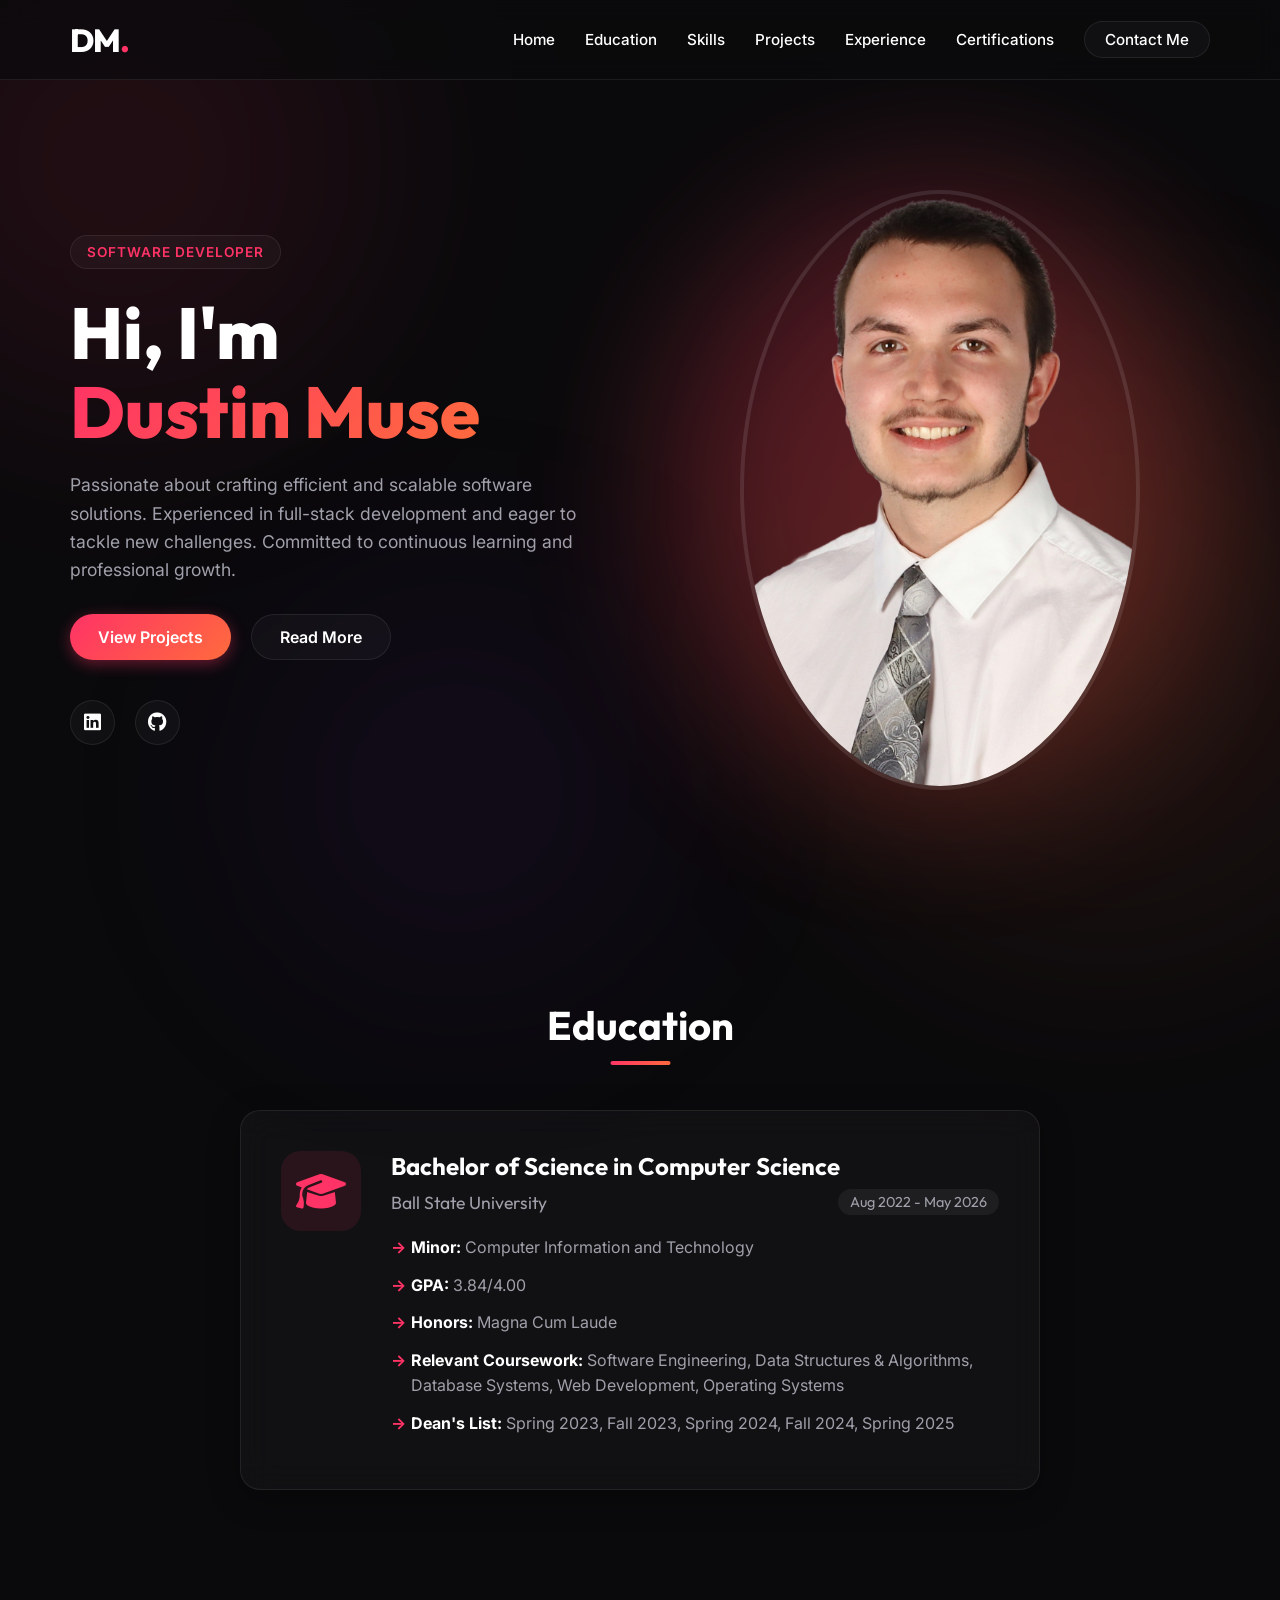
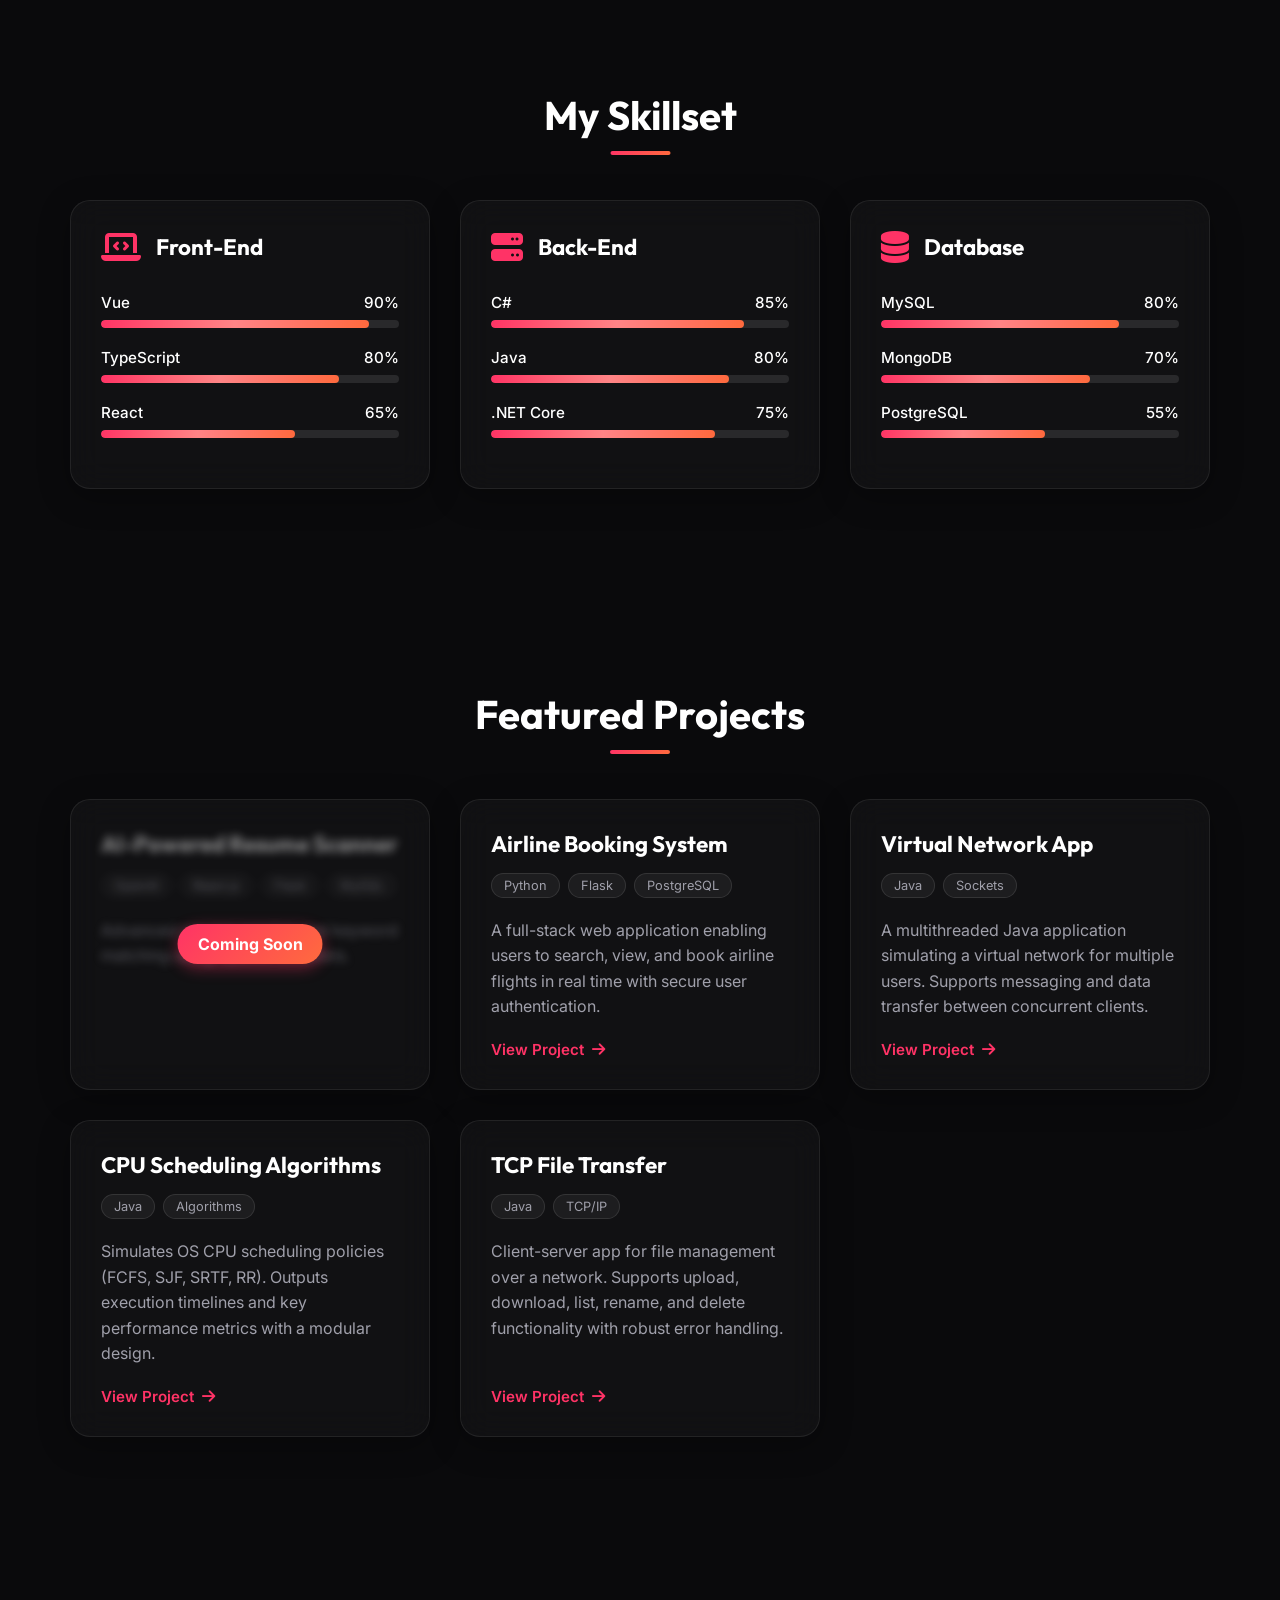
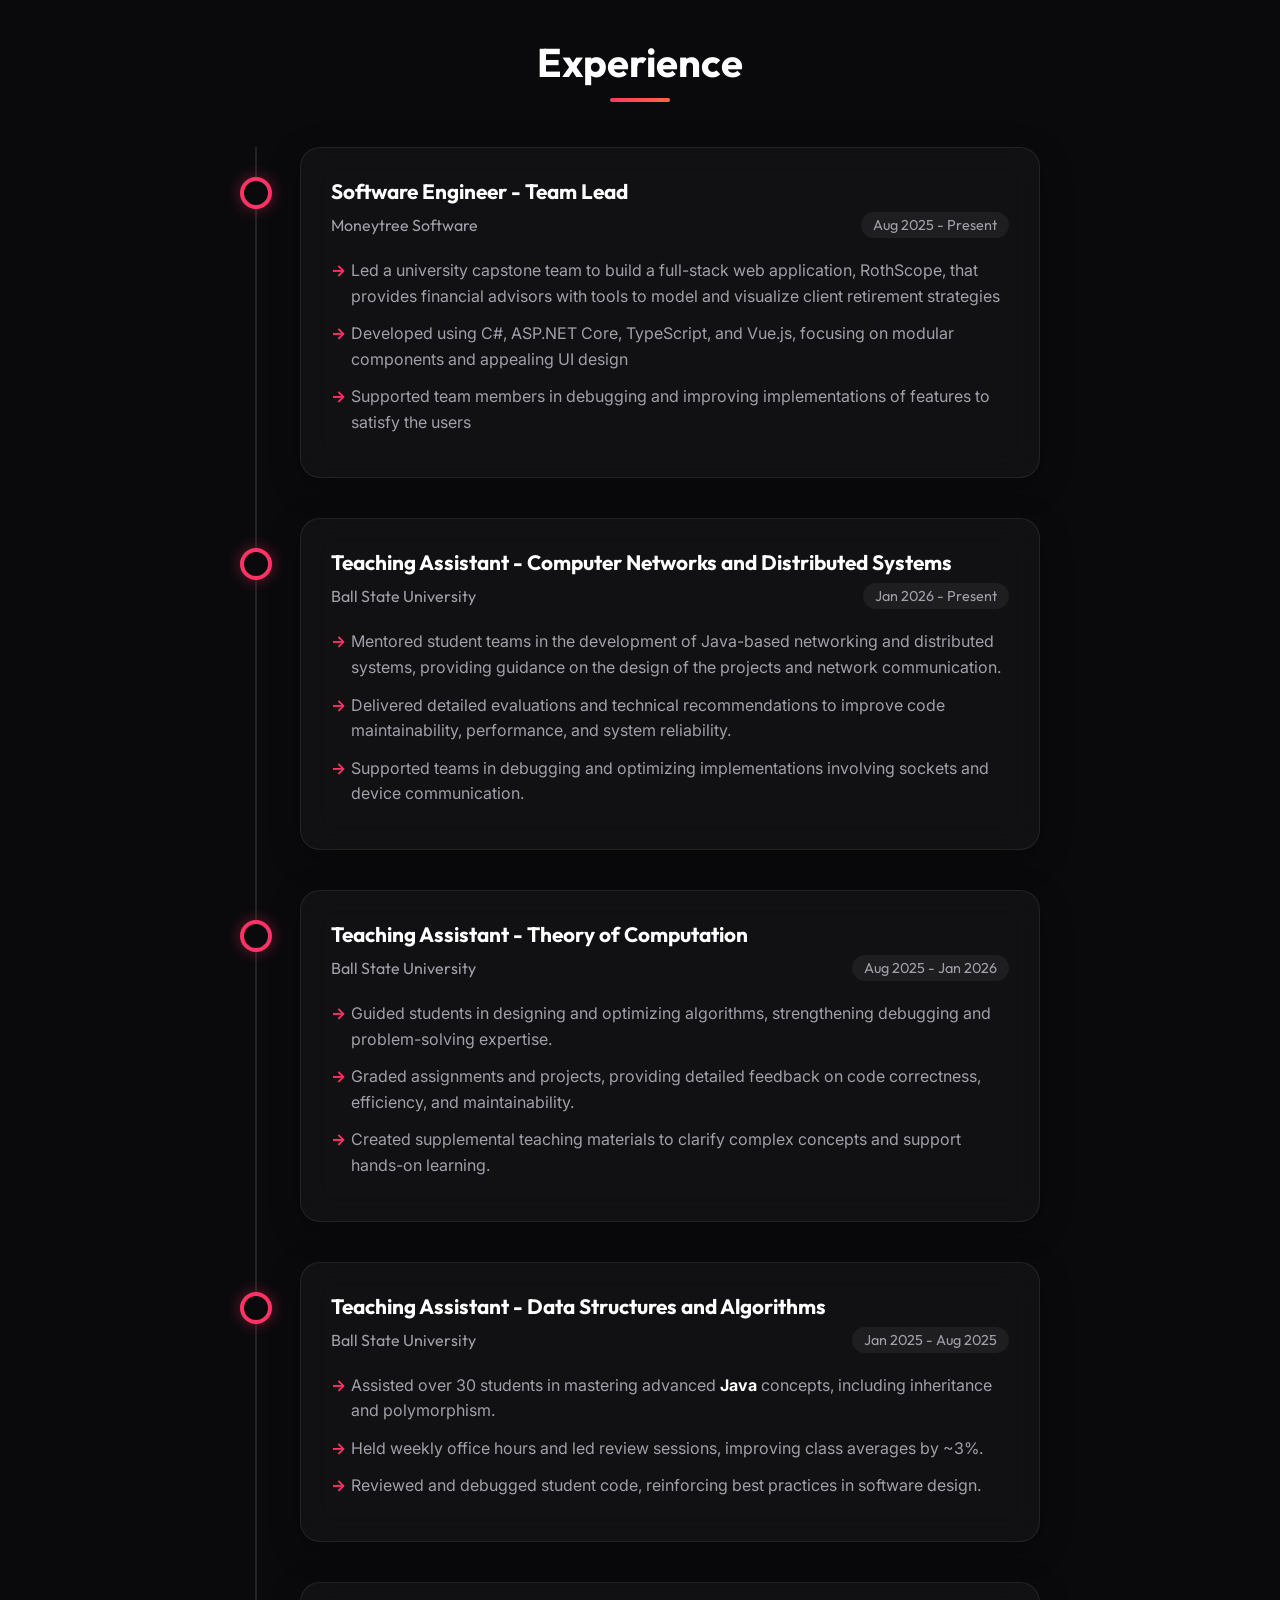
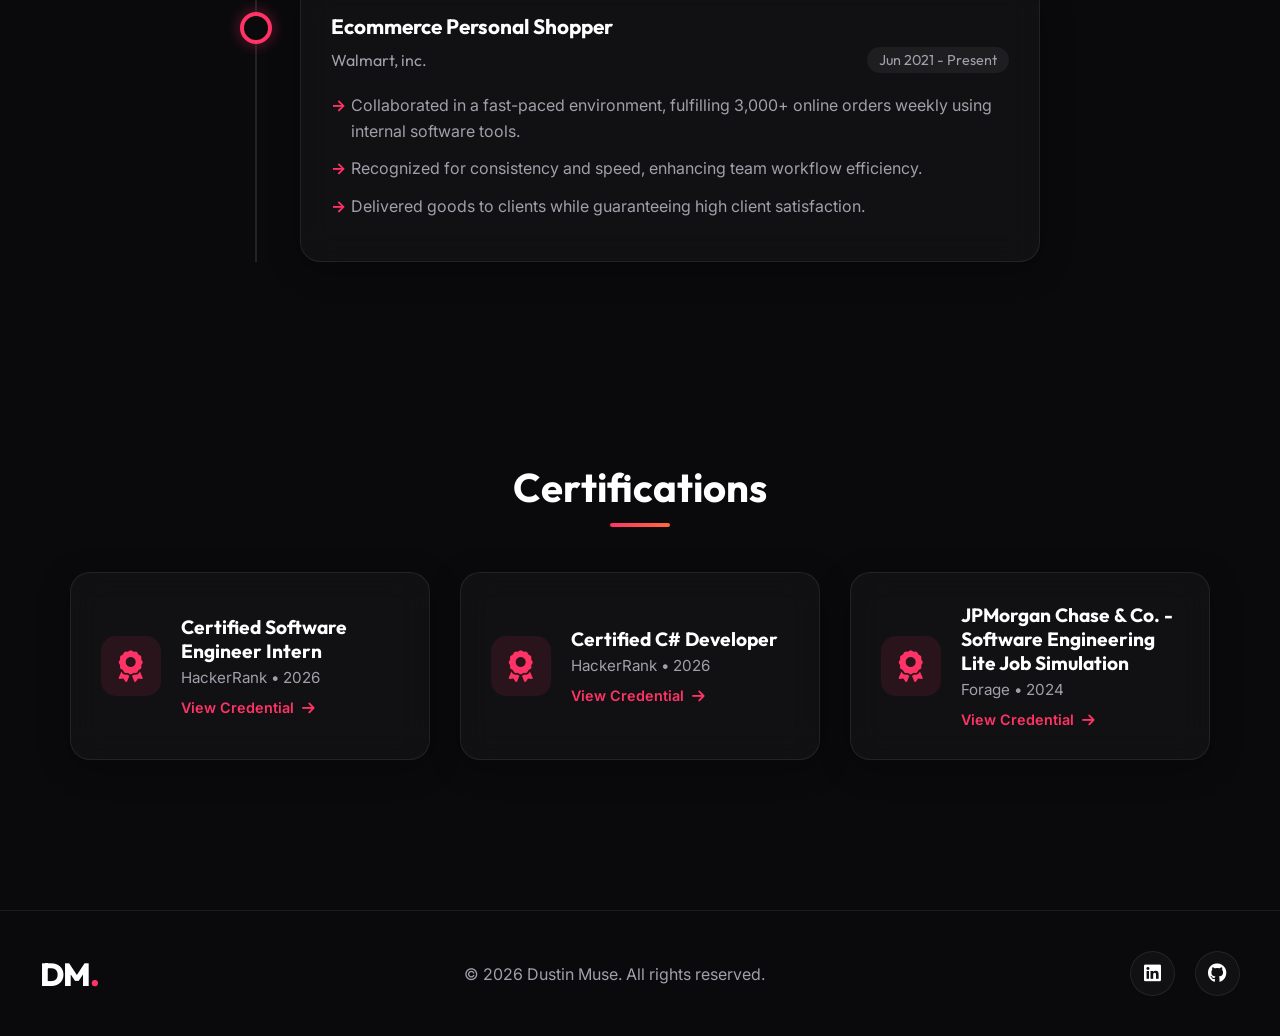
<file: index.html>
<!doctype html>
<html lang="en">
  <head>
    <meta charset="UTF-8" />
    <meta name="viewport" content="width=device-width, initial-scale=1.0" />
    <meta
      name="description"
      content="Dustin Muse - Software Developer Portfolio. Discover my projects, skills, and experience in full-stack development."
    />
    <title>Dustin Muse | Software Developer</title>
    <link rel="stylesheet" href="style.css" />
    <link rel="preconnect" href="https://fonts.googleapis.com" />
    <link rel="preconnect" href="https://fonts.gstatic.com" crossorigin />
    <link
      href="https://fonts.googleapis.com/css2?family=Inter:wght@300;400;500;600&family=Outfit:wght@300;400;600;800&display=swap"
      rel="stylesheet"
    />
    <link
      rel="stylesheet"
      href="https://cdnjs.cloudflare.com/ajax/libs/font-awesome/6.5.0/css/all.min.css"
    />
  </head>
  <body>
    <!-- Abstract Background Elements -->
    <div class="bg-shape shape1"></div>
    <div class="bg-shape shape2"></div>
    <div class="bg-shape shape3"></div>

    <nav class="navbar">
      <div class="nav-content">
        <a href="#home" class="logo">DM<span>.</span></a>
        <div class="nav-links">
          <a href="#home" class="nav-btn">Home</a>
          <a href="#education-section" class="nav-btn">Education</a>
          <a href="#skill-section" class="nav-btn">Skills</a>
          <a href="#project-section" class="nav-btn">Projects</a>
          <a href="#experience-section" class="nav-btn">Experience</a>
          <a href="#certification-section" class="nav-btn">Certifications</a>
          <a href="contact_me.html" class="nav-btn btn-highlight">Contact Me</a>
        </div>
      </div>
    </nav>

    <header id="home" class="hero-section reveal">
      <div class="hero-content">
        <div class="badge">Software Developer</div>
        <h1 class="hero-title">Hi, I'm <br /><span class="gradient-text">Dustin Muse</span></h1>
        <p class="hero-desc">
          Passionate about crafting efficient and scalable software solutions. Experienced in
          full-stack development and eager to tackle new challenges. Committed to continuous
          learning and professional growth.
        </p>
        <div class="hero-actions">
          <a href="#project-section" class="btn btn-primary">View Projects</a>
          <a href="#education-section" class="btn btn-secondary">Read More</a>
        </div>
        <div class="social-links">
          <a href="https://www.linkedin.com/in/dustin-muse/" target="_blank" aria-label="LinkedIn">
            <i class="fab fa-linkedin"></i>
          </a>
          <a href="https://github.com/Dustinmuse" target="_blank" aria-label="GitHub">
            <i class="fab fa-github"></i>
          </a>
        </div>
      </div>
      <div class="hero-image-wrapper">
        <div class="image-glow"></div>
        <img
          src="images/Professional_photo_with_no_background.png"
          alt="Dustin Muse Profile Picture"
          class="hero-img"
          onerror="this.src = 'https://via.placeholder.com/400x400?text=Dustin+Muse'"
        />
      </div>
    </header>

    <main>
      <section id="education-section" class="section reveal">
        <h2 class="section-title">Education</h2>
        <div class="education-card glass-card">
          <div class="card-icon"><i class="fas fa-graduation-cap"></i></div>
          <div class="card-content">
            <h3>Bachelor of Science in Computer Science</h3>
            <h4>Ball State University <span class="date-badge">Aug 2022 - May 2026</span></h4>
            <ul class="styled-list">
              <li><strong>Minor:</strong> Computer Information and Technology</li>
              <li><strong>GPA:</strong> 3.84/4.00</li>
              <li><strong>Honors:</strong> Magna Cum Laude</li>
              <li>
                <strong>Relevant Coursework:</strong> Software Engineering, Data Structures &
                Algorithms, Database Systems, Web Development, Operating Systems
              </li>
              <li>
                <strong>Dean's List:</strong> Spring 2023, Fall 2023, Spring 2024, Fall 2024, Spring
                2025
              </li>
            </ul>
          </div>
        </div>
      </section>

      <section id="skill-section" class="section reveal">
        <h2 class="section-title">My Skillset</h2>
        <div class="skills-wrapper">
          <div class="skill-card glass-card">
            <div class="skill-header">
              <i class="fas fa-laptop-code"></i>
              <h3>Front-End</h3>
            </div>
            <div class="skill-bars">
              <div class="skill">
                <div class="skill-info"><span>Vue</span><span>90%</span></div>
                <div class="progress-bar"><div class="progress" style="width: 90%"></div></div>
              </div>
              <div class="skill">
                <div class="skill-info"><span>TypeScript</span><span>80%</span></div>
                <div class="progress-bar"><div class="progress" style="width: 80%"></div></div>
              </div>
              <div class="skill">
                <div class="skill-info"><span>React</span><span>65%</span></div>
                <div class="progress-bar"><div class="progress" style="width: 65%"></div></div>
              </div>
            </div>
          </div>

          <div class="skill-card glass-card">
            <div class="skill-header">
              <i class="fas fa-server"></i>
              <h3>Back-End</h3>
            </div>
            <div class="skill-bars">
              <div class="skill">
                <div class="skill-info"><span>C#</span><span>85%</span></div>
                <div class="progress-bar"><div class="progress" style="width: 85%"></div></div>
              </div>
              <div class="skill">
                <div class="skill-info"><span>Java</span><span>80%</span></div>
                <div class="progress-bar"><div class="progress" style="width: 80%"></div></div>
              </div>
              <div class="skill">
                <div class="skill-info"><span>.NET Core</span><span>75%</span></div>
                <div class="progress-bar"><div class="progress" style="width: 75%"></div></div>
              </div>
            </div>
          </div>

          <div class="skill-card glass-card">
            <div class="skill-header">
              <i class="fas fa-database"></i>
              <h3>Database</h3>
            </div>
            <div class="skill-bars">
              <div class="skill">
                <div class="skill-info"><span>MySQL</span><span>80%</span></div>
                <div class="progress-bar"><div class="progress" style="width: 80%"></div></div>
              </div>
              <div class="skill">
                <div class="skill-info"><span>MongoDB</span><span>70%</span></div>
                <div class="progress-bar"><div class="progress" style="width: 70%"></div></div>
              </div>
              <div class="skill">
                <div class="skill-info"><span>PostgreSQL</span><span>55%</span></div>
                <div class="progress-bar"><div class="progress" style="width: 55%"></div></div>
              </div>
            </div>
          </div>
        </div>
      </section>

      <section id="project-section" class="section reveal">
        <h2 class="section-title">Featured Projects</h2>
        <div class="projects-container">
          <div class="project-card glass-card blur-card">
            <div class="blur-overlay">
              <div class="project-content">
                <h3>AI-Powered Resume Scanner</h3>
                <div class="tech-stack">
                  <span class="tech-tag">OpenAI</span>
                  <span class="tech-tag">React.js</span>
                  <span class="tech-tag">Flask</span>
                  <span class="tech-tag">MySQL</span>
                </div>
                <p>Advanced resume parsing and keyword matching using OpenAI's models.</p>
              </div>
            </div>
            <div class="coming-soon-badge">Coming Soon</div>
          </div>

          <div class="project-card glass-card">
            <div class="project-content">
              <h3>Airline Booking System</h3>
              <div class="tech-stack">
                <span class="tech-tag">Python</span>
                <span class="tech-tag">Flask</span>
                <span class="tech-tag">PostgreSQL</span>
              </div>
              <p>
                A full-stack web application enabling users to search, view, and book airline
                flights in real time with secure user authentication.
              </p>
            </div>
            <a
              href="https://github.com/Dustinmuse/airline_booking_system"
              target="_blank"
              class="project-link"
            >
              View Project <i class="fas fa-arrow-right"></i>
            </a>
          </div>

          <div class="project-card glass-card">
            <div class="project-content">
              <h3>Virtual Network App</h3>
              <div class="tech-stack">
                <span class="tech-tag">Java</span>
                <span class="tech-tag">Sockets</span>
              </div>
              <p>
                A multithreaded Java application simulating a virtual network for multiple users.
                Supports messaging and data transfer between concurrent clients.
              </p>
            </div>
            <a href="https://github.com/maxtharp/VirtualLAN" target="_blank" class="project-link">
              View Project <i class="fas fa-arrow-right"></i>
            </a>
          </div>

          <div class="project-card glass-card">
            <div class="project-content">
              <h3>CPU Scheduling Algorithms</h3>
              <div class="tech-stack">
                <span class="tech-tag">Java</span>
                <span class="tech-tag">Algorithms</span>
              </div>
              <p>
                Simulates OS CPU scheduling policies (FCFS, SJF, SRTF, RR). Outputs execution
                timelines and key performance metrics with a modular design.
              </p>
            </div>
            <a
              href="https://github.com/Dustinmuse/CS_419_Project_1"
              target="_blank"
              class="project-link"
            >
              View Project <i class="fas fa-arrow-right"></i>
            </a>
          </div>

          <div class="project-card glass-card">
            <div class="project-content">
              <h3>TCP File Transfer</h3>
              <div class="tech-stack">
                <span class="tech-tag">Java</span>
                <span class="tech-tag">TCP/IP</span>
              </div>
              <p>
                Client-server app for file management over a network. Supports upload, download,
                list, rename, and delete functionality with robust error handling.
              </p>
            </div>
            <a
              href="https://github.com/Dustinmuse/CS_316/tree/main/src/project_3"
              target="_blank"
              class="project-link"
            >
              View Project <i class="fas fa-arrow-right"></i>
            </a>
          </div>
        </div>
      </section>

      <section id="experience-section" class="section reveal">
        <h2 class="section-title">Experience</h2>
        <div class="timeline">
          <div class="timeline-item">
            <div class="timeline-dot"></div>
            <div class="timeline-content glass-card">
              <h3>Software Engineer - Team Lead</h3>
              <h4>Moneytree Software <span class="date-badge">Aug 2025 - Present</span></h4>
              <ul class="styled-list">
                <li>
                  Led a university capstone team to build a full-stack web application, RothScope,
                  that provides financial advisors with tools to model and visualize client
                  retirement strategies
                </li>
                <li>
                  Developed using C#, ASP.NET Core, TypeScript, and Vue.js, focusing on modular
                  components and appealing UI design
                </li>
                <li>
                  Supported team members in debugging and improving implementations of features to
                  satisfy the users
                </li>
              </ul>
            </div>
          </div>

          <div class="timeline-item">
            <div class="timeline-dot"></div>
            <div class="timeline-content glass-card">
              <h3>Teaching Assistant - Computer Networks and Distributed Systems</h3>
              <h4>Ball State University <span class="date-badge">Jan 2026 - Present</span></h4>
              <ul class="styled-list">
                <li>
                  Mentored student teams in the development of Java-based networking and distributed
                  systems, providing guidance on the design of the projects and network
                  communication.
                </li>
                <li>
                  Delivered detailed evaluations and technical recommendations to improve code
                  maintainability, performance, and system reliability.
                </li>
                <li>
                  Supported teams in debugging and optimizing implementations involving sockets and
                  device communication.
                </li>
              </ul>
            </div>
          </div>

          <div class="timeline-item">
            <div class="timeline-dot"></div>
            <div class="timeline-content glass-card">
              <h3>Teaching Assistant - Theory of Computation</h3>
              <h4>Ball State University <span class="date-badge">Aug 2025 - Jan 2026</span></h4>
              <ul class="styled-list">
                <li>
                  Guided students in designing and optimizing algorithms, strengthening debugging
                  and problem-solving expertise.
                </li>
                <li>
                  Graded assignments and projects, providing detailed feedback on code correctness,
                  efficiency, and maintainability.
                </li>
                <li>
                  Created supplemental teaching materials to clarify complex concepts and support
                  hands-on learning.
                </li>
              </ul>
            </div>
          </div>

          <div class="timeline-item">
            <div class="timeline-dot"></div>
            <div class="timeline-content glass-card">
              <h3>Teaching Assistant - Data Structures and Algorithms</h3>
              <h4>Ball State University <span class="date-badge">Jan 2025 - Aug 2025</span></h4>
              <ul class="styled-list">
                <li>
                  Assisted over 30 students in mastering advanced <strong>Java</strong> concepts,
                  including inheritance and polymorphism.
                </li>
                <li>
                  Held weekly office hours and led review sessions, improving class averages by ~3%.
                </li>
                <li>
                  Reviewed and debugged student code, reinforcing best practices in software design.
                </li>
              </ul>
            </div>
          </div>

          <div class="timeline-item">
            <div class="timeline-dot"></div>
            <div class="timeline-content glass-card">
              <h3>Ecommerce Personal Shopper</h3>
              <h4>Walmart, inc. <span class="date-badge">Jun 2021 - Present</span></h4>
              <ul class="styled-list">
                <li>
                  Collaborated in a fast-paced environment, fulfilling 3,000+ online orders weekly
                  using internal software tools.
                </li>
                <li>Recognized for consistency and speed, enhancing team workflow efficiency.</li>
                <li>Delivered goods to clients while guaranteeing high client satisfaction.</li>
              </ul>
            </div>
          </div>
        </div>
      </section>

      <section id="certification-section" class="section reveal">
        <h2 class="section-title">Certifications</h2>
        <div class="certifications-wrapper">
          <div class="cert-card glass-card">
            <div class="cert-icon"><i class="fas fa-award"></i></div>
            <div class="cert-content">
              <h3>Certified Software Engineer Intern</h3>
              <p>HackerRank &bull; 2026</p>
              <a
                href="https://www.hackerrank.com/certificates/6de84128d951"
                target="_blank"
                class="cert-link"
                >View Credential <i class="fas fa-arrow-right"></i
              ></a>
            </div>
          </div>
          <div class="cert-card glass-card">
            <div class="cert-icon"><i class="fas fa-award"></i></div>
            <div class="cert-content">
              <h3>Certified C# Developer</h3>
              <p>HackerRank &bull; 2026</p>
              <a
                href="https://www.hackerrank.com/certificates/cb68df6acdd8"
                target="_blank"
                class="cert-link"
                >View Credential <i class="fas fa-arrow-right"></i
              ></a>
            </div>
          </div>
          <div class="cert-card glass-card">
            <div class="cert-icon"><i class="fas fa-award"></i></div>
            <div class="cert-content">
              <h3>JPMorgan Chase & Co. - Software Engineering Lite Job Simulation</h3>
              <p>Forage &bull; 2024</p>
              <a
                href="https://forage-uploads-prod.s3.amazonaws.com/completion-certificates/J.P.%20Morgan/Wb4yEmHvZrC2qxiyX_JPMorgan%20Chase%20&%20Co._Hw9iJjtnMokfnvKA7_1726594015718_completion_certificate.pdf"
                target="_blank"
                class="cert-link"
                >View Credential <i class="fas fa-arrow-right"></i
              ></a>
            </div>
          </div>
        </div>
      </section>
    </main>

    <footer>
      <div class="footer-content">
        <div class="logo">DM<span>.</span></div>
        <p>&copy; 2026 Dustin Muse. All rights reserved.</p>
        <div class="social-links">
          <a href="https://www.linkedin.com/in/dustin-muse/" target="_blank" aria-label="LinkedIn"
            ><i class="fab fa-linkedin"></i
          ></a>
          <a href="https://github.com/Dustinmuse" target="_blank" aria-label="GitHub"
            ><i class="fab fa-github"></i
          ></a>
        </div>
      </div>
    </footer>

    <!-- Simple Scroll Reveal Script -->
    <script>
      document.addEventListener("DOMContentLoaded", () => {
        const reveals = document.querySelectorAll(".reveal");
        const observer = new IntersectionObserver(
          (entries) => {
            entries.forEach((entry) => {
              if (entry.isIntersecting) {
                entry.target.classList.add("active");
              }
            });
          },
          { threshold: 0.1 },
        );

        reveals.forEach((reveal) => {
          observer.observe(reveal);
        });
      });
    </script>
  </body>
</html>
</file>
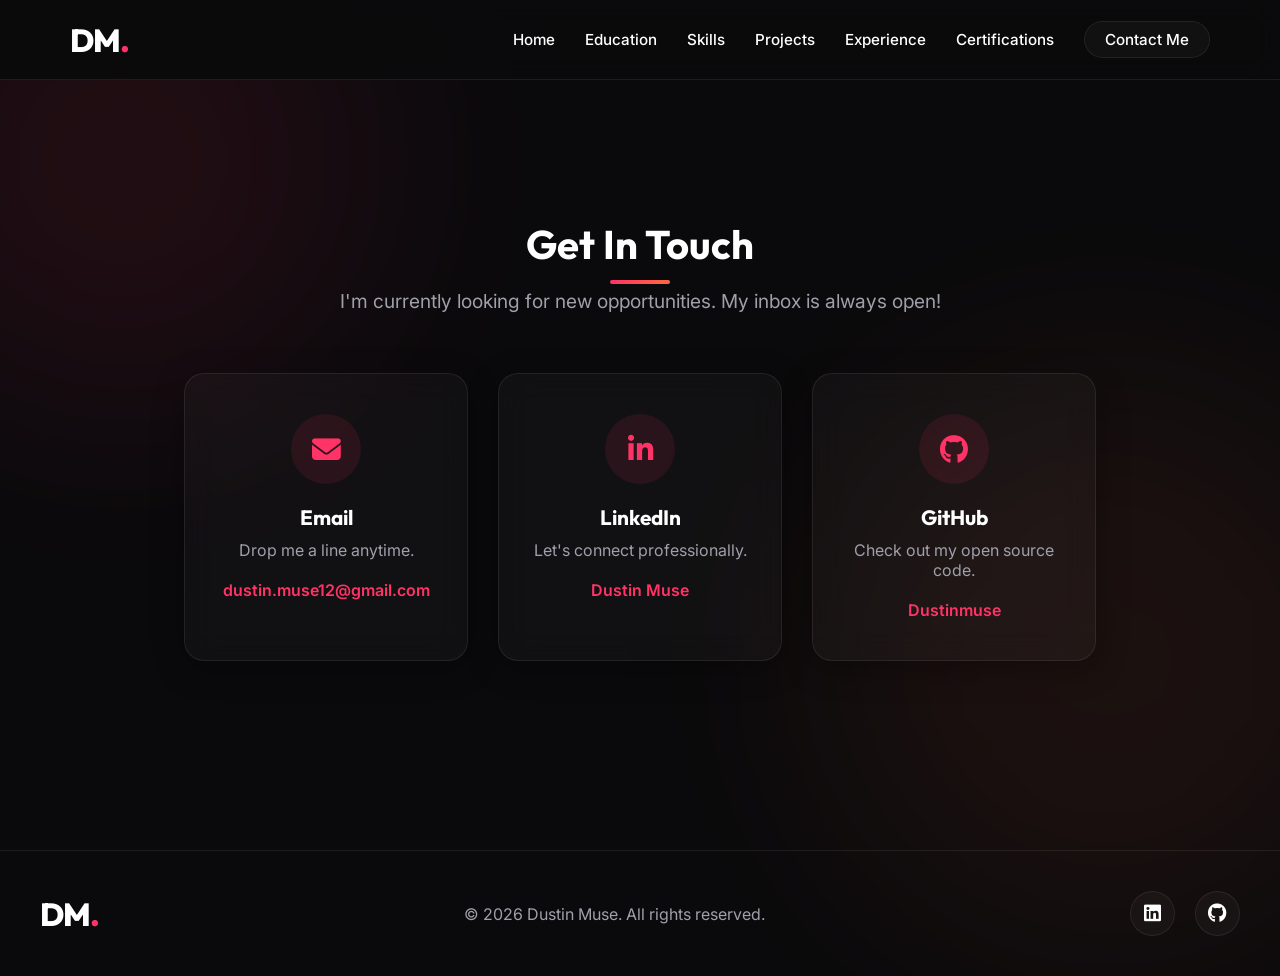
<file: contact_me.html>
<!DOCTYPE html>
<html lang="en">
  <head>
    <meta charset="UTF-8" />
    <meta name="viewport" content="width=device-width, initial-scale=1.0" />
    <meta name="description" content="Contact Dustin Muse - Software Developer" />
    <title>Contact Me | Dustin Muse</title>
    <link rel="stylesheet" href="style.css" />
    <link rel="preconnect" href="https://fonts.googleapis.com" />
    <link rel="preconnect" href="https://fonts.gstatic.com" crossorigin />
    <link href="https://fonts.googleapis.com/css2?family=Inter:wght@300;400;500;600&family=Outfit:wght@300;400;600;800&display=swap" rel="stylesheet" />
    <link rel="stylesheet" href="https://cdnjs.cloudflare.com/ajax/libs/font-awesome/6.5.0/css/all.min.css" />
  </head>
  <body class="contact-page">
    <div class="bg-shape shape1"></div>
    <div class="bg-shape shape2"></div>

    <nav class="navbar">
      <div class="nav-content">
        <a href="index.html#home" class="logo">DM<span>.</span></a>
        <div class="nav-links">
          <a href="index.html#home" class="nav-btn">Home</a>
          <a href="index.html#education-section" class="nav-btn">Education</a>
          <a href="index.html#skill-section" class="nav-btn">Skills</a>
          <a href="index.html#project-section" class="nav-btn">Projects</a>
          <a href="index.html#experience-section" class="nav-btn">Experience</a>
          <a href="index.html#certification-section" class="nav-btn">Certifications</a>
          <a href="contact_me.html" class="nav-btn btn-highlight">Contact Me</a>
        </div>
      </div>
    </nav>

    <main class="contact-main">
      <section id="contact-section" class="section reveal active">
        <h1 class="section-title">Get In Touch</h1>
        <p class="section-subtitle">I'm currently looking for new opportunities. My inbox is always open!</p>
        
        <div class="contact-wrapper">
          <div class="contact-card glass-card">
            <div class="contact-icon-wrapper">
              <i class="fas fa-envelope"></i>
            </div>
            <h3>Email</h3>
            <p>Drop me a line anytime.</p>
            <a href="mailto:dustin.muse12@gmail.com" class="contact-link">dustin.muse12@gmail.com</a>
          </div>

          <div class="contact-card glass-card">
            <div class="contact-icon-wrapper">
              <i class="fab fa-linkedin-in"></i>
            </div>
            <h3>LinkedIn</h3>
            <p>Let's connect professionally.</p>
            <a href="https://www.linkedin.com/in/dustin-muse/" target="_blank" class="contact-link">Dustin Muse</a>
          </div>

          <div class="contact-card glass-card">
            <div class="contact-icon-wrapper">
              <i class="fab fa-github"></i>
            </div>
            <h3>GitHub</h3>
            <p>Check out my open source code.</p>
            <a href="https://github.com/Dustinmuse" target="_blank" class="contact-link">Dustinmuse</a>
          </div>
        </div>
      </section>
    </main>

    <footer>
      <div class="footer-content">
        <div class="logo">DM<span>.</span></div>
        <p>&copy; 2026 Dustin Muse. All rights reserved.</p>
        <div class="social-links">
          <a href="https://www.linkedin.com/in/dustin-muse/" target="_blank" aria-label="LinkedIn"><i class="fab fa-linkedin"></i></a>
          <a href="https://github.com/Dustinmuse" target="_blank" aria-label="GitHub"><i class="fab fa-github"></i></a>
        </div>
      </div>
    </footer>
  </body>
</html>
</file>
<file: style.css>
:root {
  /* Premium Dark Theme Colors */
  --bg-primary: #0a0a0c;
  --bg-secondary: #121318;
  --text-primary: #ffffff;
  --text-secondary: #a0a0ab;

  /* Vibrant Accents */
  --accent-color: #ff3366;
  --accent-gradient: linear-gradient(135deg, #ff3366 0%, #ff6b3d 100%);
  --accent-glow: rgba(255, 51, 102, 0.4);

  /* Glassmorphism Variables */
  --glass-bg: rgba(255, 255, 255, 0.03);
  --glass-border: rgba(255, 255, 255, 0.08);
  --glass-shadow: 0 8px 32px 0 rgba(0, 0, 0, 0.3);

  --nav-height: 80px;
  --transition-smooth: 0.3s cubic-bezier(0.4, 0, 0.2, 1);
}

* {
  margin: 0;
  padding: 0;
  box-sizing: border-box;
}

html {
  font-family: "Inter", sans-serif;
  color: var(--text-primary);
  scroll-behavior: smooth;
  background-color: var(--bg-primary);
}

body {
  min-height: 100vh;
  overflow-x: hidden;
  position: relative;
}

/* Typography */
h1,
h2,
h3,
h4,
h5,
h6,
.logo {
  font-family: "Outfit", sans-serif;
}

/* --- Abstract Background Shapes --- */
.bg-shape {
  position: fixed;
  border-radius: 50%;
  filter: blur(120px);
  z-index: -1;
  opacity: 0.5;
  animation: float 20s infinite alternate ease-in-out;
}
.shape1 {
  top: -10%;
  left: -10%;
  width: 500px;
  height: 500px;
  background: rgba(255, 51, 102, 0.2);
}
.shape2 {
  top: 40%;
  right: -10%;
  width: 600px;
  height: 600px;
  background: rgba(255, 107, 61, 0.15);
  animation-delay: -5s;
}
.shape3 {
  bottom: -10%;
  left: 20%;
  width: 400px;
  height: 400px;
  background: rgba(138, 43, 226, 0.15);
  animation-delay: -10s;
}

@keyframes float {
  0% {
    transform: translate(0, 0) scale(1);
  }
  50% {
    transform: translate(30px, 50px) scale(1.1);
  }
  100% {
    transform: translate(-30px, 20px) scale(0.9);
  }
}

/* --- Navigation --- */
.navbar {
  position: fixed;
  top: 0;
  left: 0;
  width: 100%;
  height: var(--nav-height);
  background: rgba(10, 10, 12, 0.7);
  backdrop-filter: blur(12px);
  -webkit-backdrop-filter: blur(12px);
  border-bottom: 1px solid var(--glass-border);
  z-index: 1000;
  display: flex;
  align-items: center;
  transition: var(--transition-smooth);
}

.nav-content {
  width: 100%;
  max-width: 1200px;
  margin: 0 auto;
  padding: 0 30px;
  display: flex;
  justify-content: space-between;
  align-items: center;
}

.logo {
  font-size: 2rem;
  font-weight: 800;
  text-decoration: none;
  color: var(--text-primary);
  letter-spacing: -1px;
}
.logo span {
  color: var(--accent-color);
}

.nav-links {
  display: flex;
  gap: 30px;
  align-items: center;
}

.nav-btn {
  color: var(--text-primary);
  text-decoration: none;
  font-weight: 500;
  font-size: 0.95rem;
  transition: var(--transition-smooth);
  position: relative;
}
.nav-btn:not(.btn-highlight)::after {
  content: "";
  position: absolute;
  bottom: -4px;
  left: 0;
  width: 0;
  height: 2px;
  background: var(--accent-gradient);
  transition: var(--transition-smooth);
}
.nav-btn:not(.btn-highlight):hover::after {
  width: 100%;
}
.nav-btn:hover {
  color: #fff;
}

.btn-highlight {
  background: var(--glass-bg);
  border: 1px solid var(--glass-border);
  padding: 8px 20px;
  border-radius: 100px;
}
.btn-highlight:hover {
  background: var(--accent-gradient);
  border-color: transparent;
  box-shadow: 0 0 20px var(--accent-glow);
}

/* --- Hero Section --- */
.hero-section {
  min-height: 100vh;
  display: flex;
  align-items: center;
  justify-content: space-between;
  max-width: 1200px;
  margin: 0 auto;
  padding: calc(var(--nav-height) + 40px) 30px 40px;
  gap: 60px;
}

.hero-content {
  flex: 1;
  max-width: 600px;
}

.badge {
  display: inline-block;
  padding: 8px 16px;
  background: var(--glass-bg);
  border: 1px solid var(--glass-border);
  border-radius: 100px;
  font-size: 0.85rem;
  font-weight: 600;
  letter-spacing: 1px;
  text-transform: uppercase;
  color: var(--accent-color);
  margin-bottom: 24px;
}

.hero-title {
  font-size: 4.5rem;
  line-height: 1.1;
  font-weight: 800;
  margin-bottom: 20px;
}

.gradient-text {
  background: var(--accent-gradient);
  -webkit-background-clip: text;
  -webkit-text-fill-color: transparent;
  background-clip: text;
  display: inline-block;
}

.hero-desc {
  font-size: 1.1rem;
  color: var(--text-secondary);
  line-height: 1.6;
  margin-bottom: 30px;
}

.hero-actions {
  display: flex;
  gap: 20px;
  margin-bottom: 40px;
}

.btn {
  padding: 12px 28px;
  border-radius: 100px;
  font-weight: 600;
  text-decoration: none;
  font-size: 1rem;
  transition: var(--transition-smooth);
  cursor: pointer;
  display: inline-flex;
  align-items: center;
  justify-content: center;
}

.btn-primary {
  background: var(--accent-gradient);
  color: #fff;
  box-shadow: 0 4px 15px var(--accent-glow);
}
.btn-primary:hover {
  transform: translateY(-2px);
  box-shadow: 0 8px 25px var(--accent-glow);
}

.btn-secondary {
  background: var(--glass-bg);
  color: var(--text-primary);
  border: 1px solid var(--glass-border);
}
.btn-secondary:hover {
  background: rgba(255, 255, 255, 0.1);
  transform: translateY(-2px);
}

.hero-image-wrapper {
  flex: 1;
  display: flex;
  justify-content: center;
  position: relative;
}

.image-glow {
  position: absolute;
  width: 100%;
  height: 100%;
  background: var(--accent-gradient);
  border-radius: 50%;
  filter: blur(80px);
  opacity: 0.3;
  z-index: 1;
}

.hero-img {
  position: relative;
  width: 400px;
  height: 600px;
  object-fit: cover;
  border-radius: 50%;
  z-index: 2;
  border: 4px solid rgba(255, 255, 255, 0.1);
}

/* --- General Sections --- */
.section {
  padding: 100px 30px;
  max-width: 1200px;
  margin: 0 auto;
}

.section-title {
  font-size: 2.5rem;
  font-weight: 700;
  text-align: center;
  margin-bottom: 60px;
  position: relative;
  display: inline-block;
  left: 50%;
  transform: translateX(-50%);
}
.section-title::after {
  content: "";
  position: absolute;
  bottom: -15px;
  left: 50%;
  transform: translateX(-50%);
  width: 60px;
  height: 4px;
  background: var(--accent-gradient);
  border-radius: 2px;
}
.section-subtitle {
  text-align: center;
  color: var(--text-secondary);
  font-size: 1.2rem;
  margin-top: -40px;
  margin-bottom: 60px;
}

/* Glass Card Global Styles */
.glass-card {
  background: var(--glass-bg);
  backdrop-filter: blur(16px);
  -webkit-backdrop-filter: blur(16px);
  border: 1px solid var(--glass-border);
  border-radius: 20px;
  padding: 40px;
  box-shadow: var(--glass-shadow);
  transition: var(--transition-smooth);
}
.glass-card:hover {
  transform: translateY(-5px);
  border-color: rgba(255, 255, 255, 0.2);
  box-shadow: 0 15px 40px rgba(0, 0, 0, 0.4);
}

/* --- Education Section --- */
.education-card {
  max-width: 800px;
  margin: 0 auto;
  display: flex;
  gap: 30px;
}
.card-icon {
  font-size: 2.5rem;
  color: var(--accent-color);
  background: rgba(255, 51, 102, 0.1);
  width: 80px;
  height: 80px;
  border-radius: 20px;
  display: flex;
  align-items: center;
  justify-content: center;
  flex-shrink: 0;
}
.card-content h3 {
  font-size: 1.5rem;
  margin-bottom: 8px;
}
.card-content h4 {
  font-size: 1.1rem;
  color: var(--text-secondary);
  font-weight: 400;
  margin-bottom: 20px;
  display: flex;
  justify-content: space-between;
  align-items: center;
  flex-wrap: wrap;
  gap: 10px;
}
.date-badge {
  background: rgba(255, 255, 255, 0.05);
  padding: 4px 12px;
  border-radius: 100px;
  font-size: 0.9rem;
}
.styled-list {
  list-style: none;
}
.styled-list li {
  position: relative;
  padding-left: 20px;
  margin-bottom: 12px;
  color: var(--text-secondary);
  line-height: 1.6;
}
.styled-list li::before {
  content: "→";
  position: absolute;
  left: 0;
  color: var(--accent-color);
  font-weight: bold;
}
.styled-list li strong {
  color: var(--text-primary);
}

/* --- Skills Section --- */
.skills-wrapper {
  display: grid;
  grid-template-columns: repeat(auto-fit, minmax(300px, 1fr));
  gap: 30px;
}
.skill-card {
  padding: 30px;
}
.skill-header {
  display: flex;
  align-items: center;
  gap: 15px;
  margin-bottom: 30px;
}
.skill-header i {
  font-size: 2rem;
  color: var(--accent-color);
}
.skill-header h3 {
  font-size: 1.4rem;
}
.skill {
  margin-bottom: 20px;
}
.skill-info {
  display: flex;
  justify-content: space-between;
  margin-bottom: 8px;
  font-weight: 500;
  font-size: 0.95rem;
}
.progress-bar {
  width: 100%;
  height: 8px;
  background: rgba(255, 255, 255, 0.1);
  border-radius: 10px;
  overflow: hidden;
}
.progress {
  height: 100%;
  background: var(--accent-gradient);
  border-radius: 10px;
  position: relative;
}
.progress::after {
  content: "";
  position: absolute;
  top: 0;
  left: 0;
  right: 0;
  bottom: 0;
  background: linear-gradient(90deg, transparent, rgba(255, 255, 255, 0.3), transparent);
  animation: shimmer 2s infinite;
}
@keyframes shimmer {
  0% {
    transform: translateX(-100%);
  }
  100% {
    transform: translateX(100%);
  }
}

/* --- Projects Section --- */
.projects-container {
  display: grid;
  grid-template-columns: repeat(auto-fit, minmax(320px, 1fr));
  gap: 30px;
}
.project-card {
  padding: 30px;
  display: flex;
  flex-direction: column;
  justify-content: space-between;
  height: 100%;
  position: relative;
  overflow: hidden;
}
.project-content h3 {
  font-size: 1.4rem;
  margin-bottom: 15px;
}
.tech-stack {
  display: flex;
  flex-wrap: wrap;
  gap: 8px;
  margin-bottom: 20px;
}
.tech-tag {
  background: rgba(255, 255, 255, 0.05);
  border: 1px solid rgba(255, 255, 255, 0.1);
  padding: 4px 12px;
  border-radius: 100px;
  font-size: 0.8rem;
  color: var(--text-secondary);
}
.project-content p {
  color: var(--text-secondary);
  line-height: 1.6;
  margin-bottom: 20px;
}
.project-link {
  display: inline-flex;
  align-items: center;
  gap: 8px;
  color: var(--accent-color);
  text-decoration: none;
  font-weight: 600;
  font-size: 0.95rem;
  transition: var(--transition-smooth);
}
.project-link i {
  transition: transform 0.3s;
}
.project-link:hover {
  color: #fff;
}
.project-link:hover i {
  transform: translateX(5px);
}
.blur-card .blur-overlay {
  filter: blur(4px);
  opacity: 0.5;
  transition: var(--transition-smooth);
}
.blur-card:hover .blur-overlay {
  filter: blur(8px);
}
.coming-soon-badge {
  position: absolute;
  top: 50%;
  left: 50%;
  transform: translate(-50%, -50%);
  background: var(--accent-gradient);
  padding: 10px 20px;
  border-radius: 100px;
  font-weight: bold;
  box-shadow: 0 4px 15px var(--accent-glow);
  z-index: 10;
}

/* --- Experience Timeline --- */
.timeline {
  max-width: 800px;
  margin: 0 auto;
  position: relative;
}
.timeline::before {
  content: "";
  position: absolute;
  top: 0;
  bottom: 0;
  left: 15px;
  width: 2px;
  background: rgba(255, 255, 255, 0.1);
}
.timeline-item {
  position: relative;
  padding-left: 60px;
  margin-bottom: 40px;
}
.timeline-item:last-child {
  margin-bottom: 0;
}
.timeline-dot {
  position: absolute;
  left: 0;
  top: 30px;
  width: 32px;
  height: 32px;
  background: var(--bg-primary);
  border: 4px solid var(--accent-color);
  border-radius: 50%;
  box-shadow: 0 0 15px var(--accent-glow);
}
.timeline-content {
  padding: 30px;
}
.timeline-content h3 {
  font-size: 1.3rem;
  margin-bottom: 8px;
}
.timeline-content h4 {
  font-size: 1rem;
  color: var(--text-secondary);
  font-weight: 400;
  margin-bottom: 20px;
  display: flex;
  justify-content: space-between;
  align-items: center;
  flex-wrap: wrap;
  gap: 10px;
}

/* --- Certifications Section --- */
.certifications-wrapper {
  display: grid;
  grid-template-columns: repeat(auto-fit, minmax(320px, 1fr));
  gap: 30px;
}
.cert-card {
  display: flex;
  align-items: center;
  gap: 20px;
  padding: 30px;
}
.cert-icon {
  font-size: 2rem;
  color: var(--accent-color);
  background: rgba(255, 51, 102, 0.1);
  width: 60px;
  height: 60px;
  border-radius: 15px;
  display: flex;
  align-items: center;
  justify-content: center;
  flex-shrink: 0;
}
.cert-content h3 {
  font-size: 1.2rem;
  margin-bottom: 5px;
}
.cert-content p {
  color: var(--text-secondary);
  font-size: 0.95rem;
  margin-bottom: 10px;
}
.cert-link {
  display: inline-flex;
  align-items: center;
  gap: 8px;
  color: var(--accent-color);
  text-decoration: none;
  font-weight: 600;
  font-size: 0.9rem;
  transition: var(--transition-smooth);
}
.cert-link i {
  transition: transform 0.3s;
}
.cert-link:hover {
  color: #fff;
}
.cert-link:hover i {
  transform: translateX(5px);
}

/* --- Contact Page Styles --- */
.contact-page .navbar {
  background: rgba(10, 10, 12, 0.9);
}
.contact-main {
  padding-top: var(--nav-height);
  min-height: calc(100vh - 100px);
  display: flex;
  align-items: center;
}
.contact-wrapper {
  display: flex;
  flex-wrap: wrap;
  justify-content: center;
  gap: 30px;
  margin-top: 40px;
  max-width: 1000px;
  margin-left: auto;
  margin-right: auto;
}
.contact-card {
  flex: 1 1 280px;
  max-width: 350px;
  text-align: center;
  padding: 40px 30px;
}
.contact-icon-wrapper {
  width: 70px;
  height: 70px;
  margin: 0 auto 20px;
  background: rgba(255, 51, 102, 0.1);
  border-radius: 50%;
  display: flex;
  align-items: center;
  justify-content: center;
  font-size: 1.8rem;
  color: var(--accent-color);
}
.contact-card h3 {
  font-size: 1.3rem;
  margin-bottom: 10px;
}
.contact-card p {
  color: var(--text-secondary);
  margin-bottom: 20px;
}
.contact-link {
  color: var(--accent-color);
  text-decoration: none;
  font-weight: 600;
  transition: var(--transition-smooth);
}
.contact-link:hover {
  color: #fff;
  text-decoration: underline;
}

/* --- Footer --- */
footer {
  border-top: 1px solid var(--glass-border);
  padding: 40px 30px;
  margin-top: 50px;
}
.footer-content {
  max-width: 1200px;
  margin: 0 auto;
  display: flex;
  justify-content: space-between;
  align-items: center;
  flex-wrap: wrap;
  gap: 20px;
}
.footer-content p {
  color: var(--text-secondary);
}

/* Social Links Common */
.social-links {
  display: flex;
  gap: 20px;
}
.social-links a {
  width: 45px;
  height: 45px;
  border-radius: 50%;
  background: var(--glass-bg);
  border: 1px solid var(--glass-border);
  display: flex;
  align-items: center;
  justify-content: center;
  color: var(--text-primary);
  font-size: 1.2rem;
  transition: var(--transition-smooth);
  text-decoration: none;
}
.social-links a:hover {
  background: var(--accent-gradient);
  border-color: transparent;
  transform: translateY(-3px);
  box-shadow: 0 5px 15px var(--accent-glow);
}

/* --- Animations --- */
.reveal {
  opacity: 0;
  transform: translateY(40px);
  transition:
    opacity 0.8s ease-out,
    transform 0.8s ease-out;
}
.reveal.active {
  opacity: 1;
  transform: translateY(0);
}

/* --- Responsive Design --- */
@media (max-width: 900px) {
  .hero-section {
    flex-direction: column-reverse;
    text-align: center;
    padding-top: calc(var(--nav-height) + 60px);
  }
  .hero-actions {
    justify-content: center;
  }
  .hero-img {
    width: 300px;
    height: 450px;
  }
  .hero-title {
    font-size: 3.5rem;
  }
  .education-card {
    flex-direction: column;
  }
  .card-icon {
    margin: 0 auto;
  }
  .card-content {
    text-align: center;
  }
  .card-content h4 {
    justify-content: center;
  }
  .styled-list li {
    text-align: left;
  }
  .nav-links {
    display: none; /* In a real app, add a hamburger menu */
  }
}
@media (max-width: 600px) {
  .hero-title {
    font-size: 2.8rem;
  }
  .section {
    padding: 60px 20px;
  }
  .timeline::before {
    left: 20px;
  }
  .timeline-dot {
    left: 4px;
    width: 24px;
    height: 24px;
    top: 34px;
  }
  .timeline-item {
    padding-left: 45px;
  }
  .footer-content {
    flex-direction: column;
    text-align: center;
  }
}
</file>
